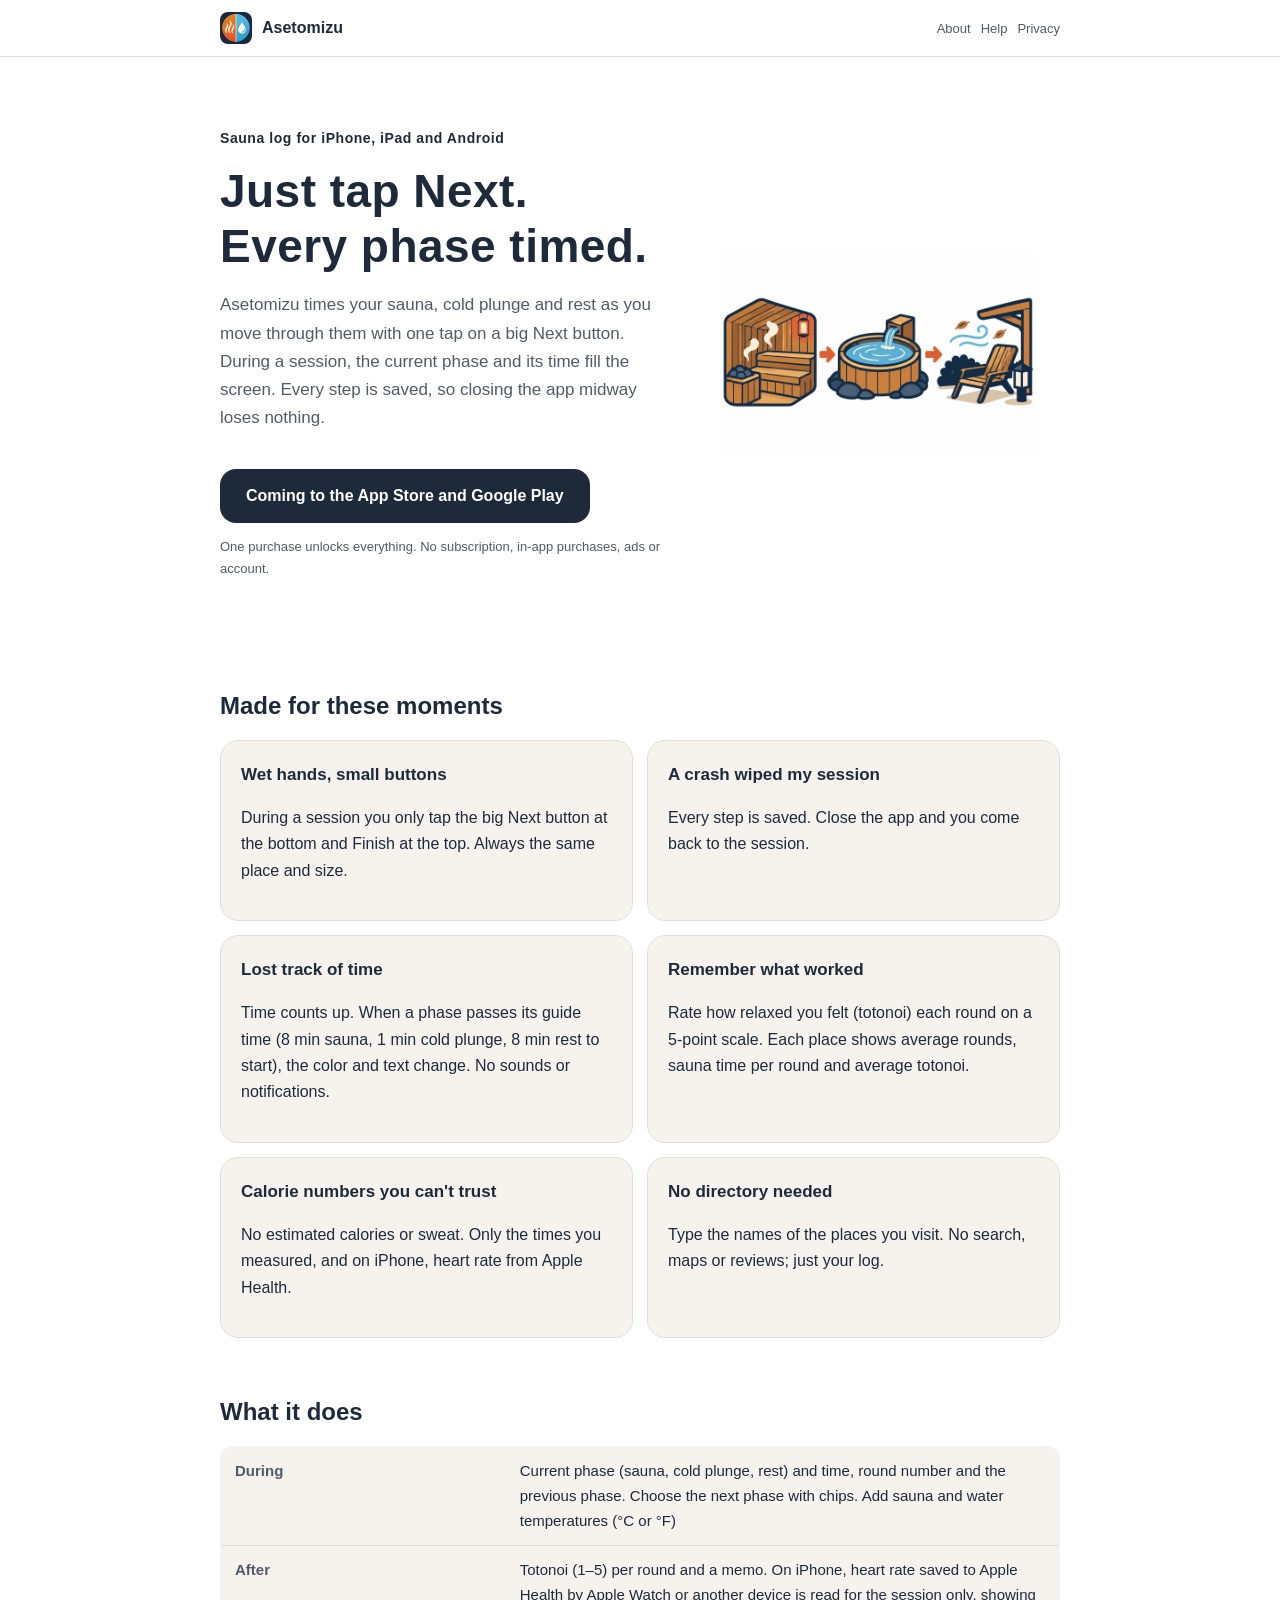
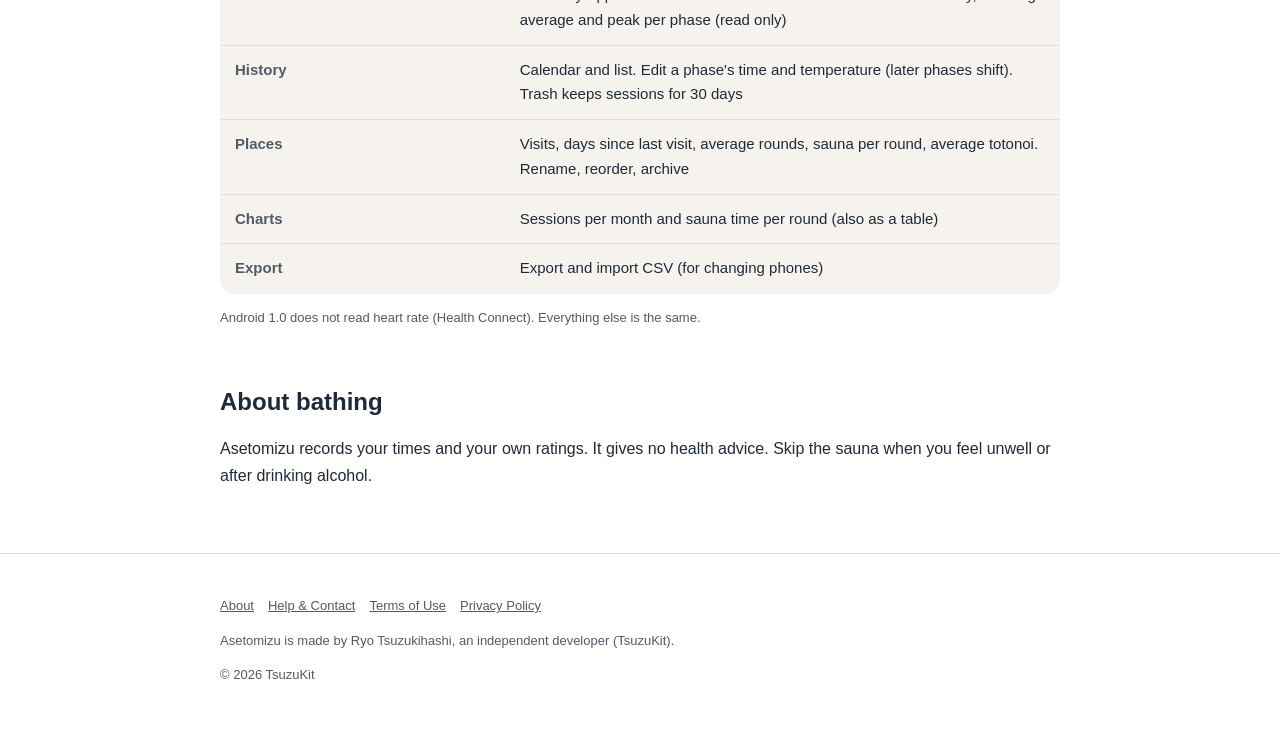
<file: index.html>
<!DOCTYPE html>
<html lang="ja" data-title-ja="あせとみず｜サウナの記録・ととのいタイマー" data-title-en="Asetomizu | Sauna log &amp; timer">
<head>
<meta charset="UTF-8">
<meta name="viewport" content="width=device-width, initial-scale=1">
<script>(function(){var l=navigator.languages&&navigator.languages.length?navigator.languages:[navigator.language||"ja"],p="en";for(var i=0;i<l.length;i++){var c=String(l[i]).toLowerCase();if(c.indexOf("ja")===0){p="ja";break}if(c.indexOf("en")===0){p="en";break}}var d=document.documentElement;d.lang=p;var t=d.getAttribute("data-title-"+p);if(t){document.title=t}})();</script>
<title>あせとみず｜サウナの記録・ととのいタイマー</title>
<meta name="description" content="サウナ・水風呂・外気浴を、大きな［次へ］の1押しで進めながら時間を数える記録のアプリ。周ごとのととのいを残せる。iPhone はヘルスケアの心拍を読むだけ。買い切り・広告なし・記録は端末の中だけ。 / Time your sauna, cold plunge and rest with one tap on a big Next button. Rate each round. On iPhone, heart rate is read from Apple Health. One purchase, no ads.">
<meta property="og:title" content="あせとみず｜サウナの記録・ととのいタイマー">
<meta property="og:description" content="サウナ・水風呂・外気浴を、大きな［次へ］の1押しで進めながら時間を数える記録のアプリ。周ごとのととのいを残せる。iPhone はヘルスケアの心拍を読むだけ。買い切り・広告なし・記録は端末の中だけ。">
<meta property="og:type" content="website">
<meta property="og:url" content="https://asetomizu.tsuzukit.com/">
<meta property="og:image" content="https://asetomizu.tsuzukit.com/assets/og.jpg">
<link rel="icon" href="assets/icon.png">
<link rel="apple-touch-icon" href="assets/icon.png">
<link rel="stylesheet" href="style.css">
</head>
<body>
<div data-l="ja" lang="ja">
<header class="site"><div class="wrap">
<a class="brand" href="./"><img src="assets/icon.png" alt="" width="32" height="32">あせとみず</a>
<nav class="site"><a href="./">紹介</a><a href="support.html">使い方</a><a href="privacy.html">プライバシー</a></nav>
</div></header>
<main class="wrap">
<section class="hero">
<div>
<p class="eyebrow">iPhone・iPad・Android のサウナの記録</p>
<h1>次へを押すだけで、<br>段の時間を数える。</h1>
<p class="lead">サウナ → 水風呂 → 外気浴 を、大きな［次へ］の1押しで進めながら、時間を数えて記録するアプリです。入浴中は、いまの段と経過時間が画面いっぱいに出ます。段が進むたびに保存するので、途中で閉じても消えません。</p>
<a class="cta" href="#store" id="store">App Store・Google Play で配信予定</a>
<p class="note">買い切りで全部の機能が使えます。月額・アプリ内課金・広告・アカウントはありません。</p>
</div>
<img src="assets/hero.jpg" alt="サウナ室から水風呂、外気浴の椅子へ矢印でつながるイラスト" width="360">
</section>

<h2>こんな困りごとのために</h2>
<div class="grid two">
<div class="card"><h3>ぬれた手で細かい操作はしたくない</h3><p>入浴中に押すのは、画面の下の大きな［次へ］と、右上の［終える］だけ。いつも同じ場所・同じ大きさです。</p></div>
<div class="card"><h3>途中で落ちて記録が消えた</h3><p>段が進むたびに保存します。アプリを閉じても、開き直せば入浴中の画面に戻ります。</p></div>
<div class="card"><h3>何分入ったか分からなくなる</h3><p>時間は数え上げ。目安の時間（初めはサウナ 8 分・水風呂 1 分・外気浴 8 分）を超えたら、画面の色と言葉で知らせます。音や通知は出しません。</p></div>
<div class="card"><h3>ととのった日の入り方を残したい</h3><p>終えたら、周ごとの「ととのい」を5段階で。施設ごとに、平均の周回・1周あたりのサウナの時間・ととのいの平均が並びます。</p></div>
<div class="card"><h3>カロリーの数字が信用できない</h3><p>推定の消費カロリーや汗の量は出しません。出すのは測った時間と、iPhone ではヘルスケアにある心拍だけです。</p></div>
<div class="card"><h3>施設の情報はいらない</h3><p>施設は自分で名前を入れるだけ。検索や地図、口コミは持ちません。記録と振り返りに絞っています。</p></div>
</div>

<h2>できること</h2>
<table>
<tr><th>入浴中</th><td>いまの段（サウナ・水風呂・外気浴）と経過時間・周の数・前の段の時間。次の段は札で変えられます。サウナと水風呂の温度（℃／℉）も入れられます</td></tr>
<tr><th>終えたら</th><td>周ごとのととのい（1〜5）・メモ。iPhone は、Apple Watch などがヘルスケアに書いた心拍を、その入浴の時間だけ読んで段ごとの平均と最高を出します（読むだけ）</td></tr>
<tr><th>記録</th><td>カレンダーと一覧。1回の入浴で、段の時間と温度を直せます（あとの段も同じだけずれます）。ゴミ箱は30日</td></tr>
<tr><th>施設</th><td>回数・前回から何日・平均の周回・1周あたりのサウナ・ととのいの平均。名前を変える・並べかえ・しまう</td></tr>
<tr><th>グラフ</th><td>月ごとの回数と、1周あたりのサウナの平均（同じ値を表でも）</td></tr>
<tr><th>書き出し</th><td>CSV で書き出す・読みこむ（機種変更のときに）</td></tr>
</table>
<p class="note">Android 版の 1.0 は、心拍の読みこみ（Health Connect）を持ちません。それ以外は同じです。</p>

<h2>入浴について</h2>
<p>あせとみずは、入った時間と自分でつけたととのいを記録するアプリです。健康についての助言はしません。体調がすぐれないとき、お酒を飲んだあとは、入浴を控えてください。</p>
</main>
<footer class="site"><div class="wrap">
<p><a href="./">紹介</a><a href="support.html">使い方とお問い合わせ</a><a href="terms.html">利用規約</a><a href="privacy.html">プライバシーポリシー</a></p>
<p>あせとみずは、個人開発者の續橋涼（TsuzuKit）が作っているアプリです。</p>
<p>© 2026 TsuzuKit</p>
</div></footer>
</div>
<div data-l="en" lang="en">
<header class="site"><div class="wrap">
<a class="brand" href="./"><img src="assets/icon.png" alt="" width="32" height="32">Asetomizu</a>
<nav class="site"><a href="./">About</a><a href="support.html">Help</a><a href="privacy.html">Privacy</a></nav>
</div></header>
<main class="wrap">
<section class="hero">
<div>
<p class="eyebrow">Sauna log for iPhone, iPad and Android</p>
<h1>Just tap Next.<br>Every phase timed.</h1>
<p class="lead">Asetomizu times your sauna, cold plunge and rest as you move through them with one tap on a big Next button. During a session, the current phase and its time fill the screen. Every step is saved, so closing the app midway loses nothing.</p>
<a class="cta" href="#store" id="store">Coming to the App Store and Google Play</a>
<p class="note">One purchase unlocks everything. No subscription, in-app purchases, ads or account.</p>
</div>
<img src="assets/hero.jpg" alt="Illustration of a sauna room, a cold plunge tub and a rest chair joined by arrows" width="360">
</section>

<h2>Made for these moments</h2>
<div class="grid two">
<div class="card"><h3>Wet hands, small buttons</h3><p>During a session you only tap the big Next button at the bottom and Finish at the top. Always the same place and size.</p></div>
<div class="card"><h3>A crash wiped my session</h3><p>Every step is saved. Close the app and you come back to the session.</p></div>
<div class="card"><h3>Lost track of time</h3><p>Time counts up. When a phase passes its guide time (8 min sauna, 1 min cold plunge, 8 min rest to start), the color and text change. No sounds or notifications.</p></div>
<div class="card"><h3>Remember what worked</h3><p>Rate how relaxed you felt (totonoi) each round on a 5-point scale. Each place shows average rounds, sauna time per round and average totonoi.</p></div>
<div class="card"><h3>Calorie numbers you can't trust</h3><p>No estimated calories or sweat. Only the times you measured, and on iPhone, heart rate from Apple Health.</p></div>
<div class="card"><h3>No directory needed</h3><p>Type the names of the places you visit. No search, maps or reviews; just your log.</p></div>
</div>

<h2>What it does</h2>
<table>
<tr><th>During</th><td>Current phase (sauna, cold plunge, rest) and time, round number and the previous phase. Choose the next phase with chips. Add sauna and water temperatures (°C or °F)</td></tr>
<tr><th>After</th><td>Totonoi (1–5) per round and a memo. On iPhone, heart rate saved to Apple Health by Apple Watch or another device is read for the session only, showing average and peak per phase (read only)</td></tr>
<tr><th>History</th><td>Calendar and list. Edit a phase's time and temperature (later phases shift). Trash keeps sessions for 30 days</td></tr>
<tr><th>Places</th><td>Visits, days since last visit, average rounds, sauna per round, average totonoi. Rename, reorder, archive</td></tr>
<tr><th>Charts</th><td>Sessions per month and sauna time per round (also as a table)</td></tr>
<tr><th>Export</th><td>Export and import CSV (for changing phones)</td></tr>
</table>
<p class="note">Android 1.0 does not read heart rate (Health Connect). Everything else is the same.</p>

<h2>About bathing</h2>
<p>Asetomizu records your times and your own ratings. It gives no health advice. Skip the sauna when you feel unwell or after drinking alcohol.</p>
</main>
<footer class="site"><div class="wrap">
<p><a href="./">About</a><a href="support.html">Help & Contact</a><a href="terms.html">Terms of Use</a><a href="privacy.html">Privacy Policy</a></p>
<p>Asetomizu is made by Ryo Tsuzukihashi, an independent developer (TsuzuKit).</p>
<p>© 2026 TsuzuKit</p>
</div></footer>
</div>
</body>
</html>
</file>
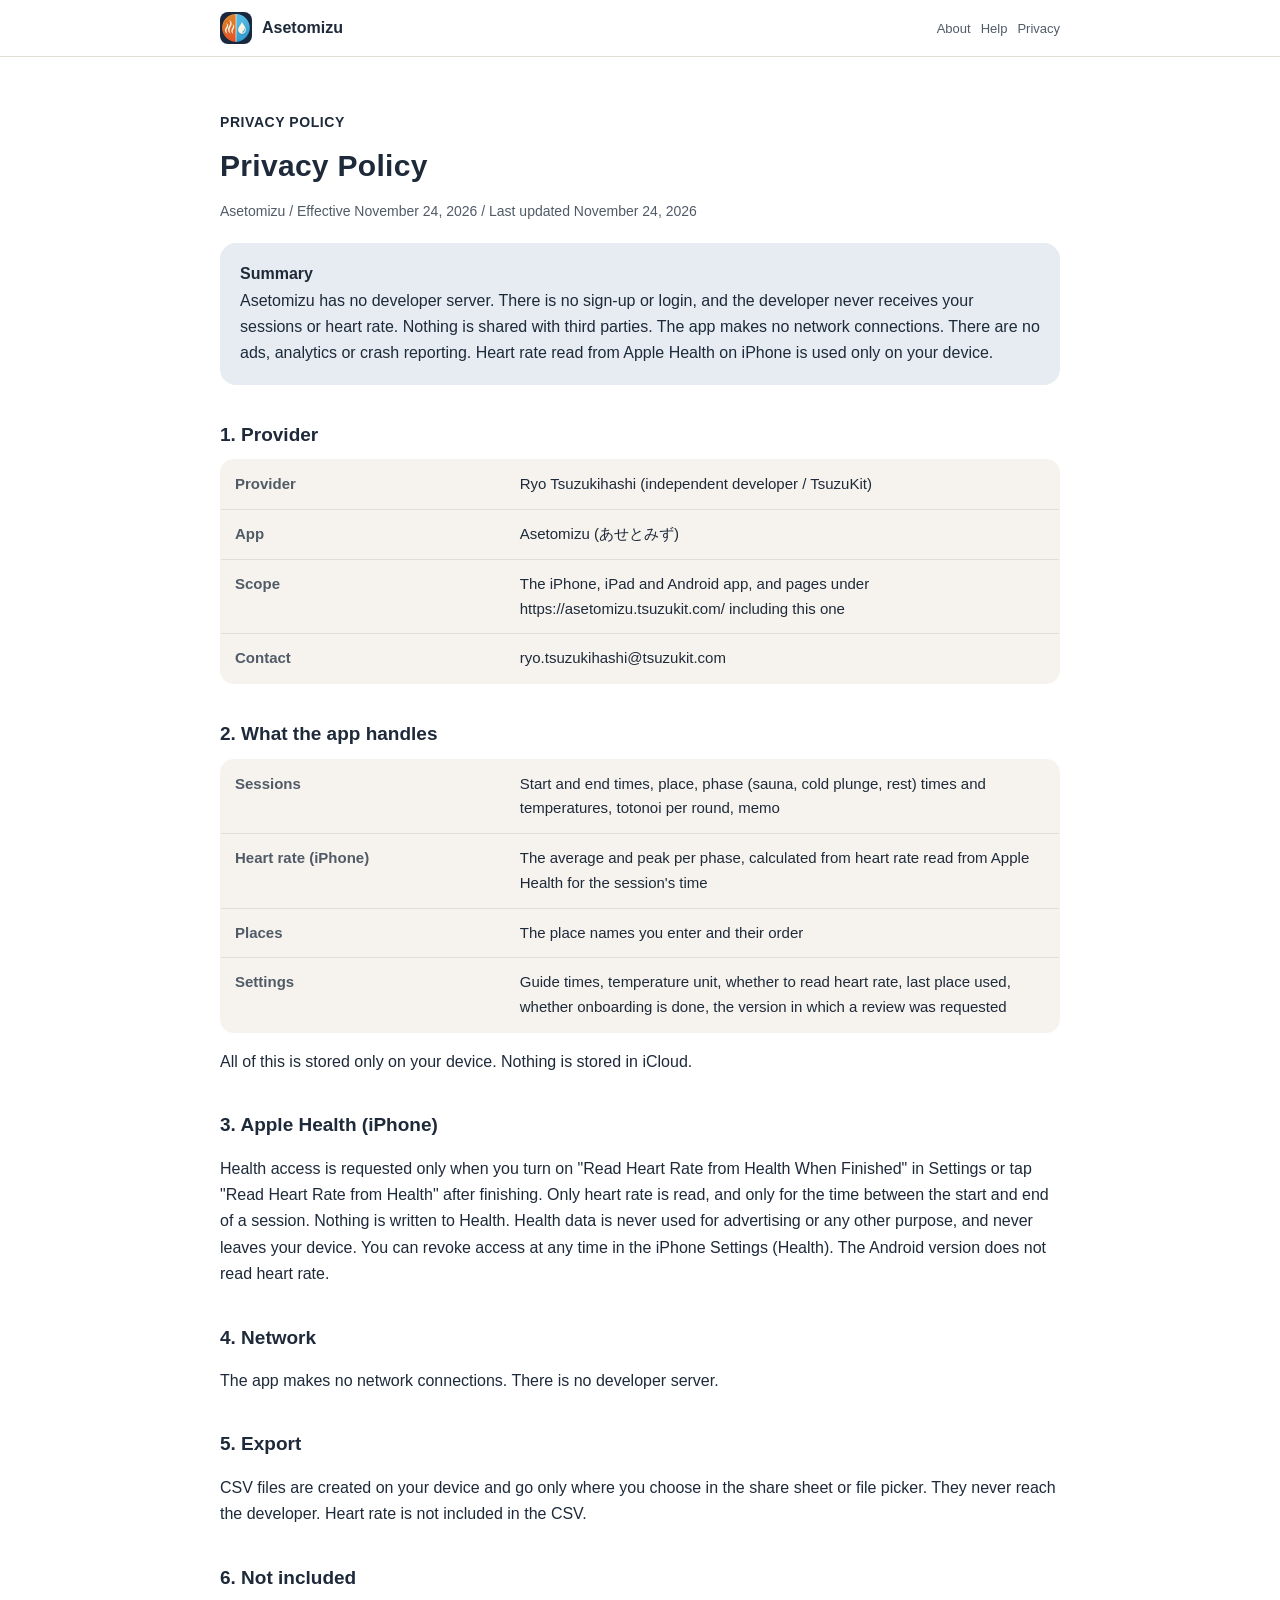
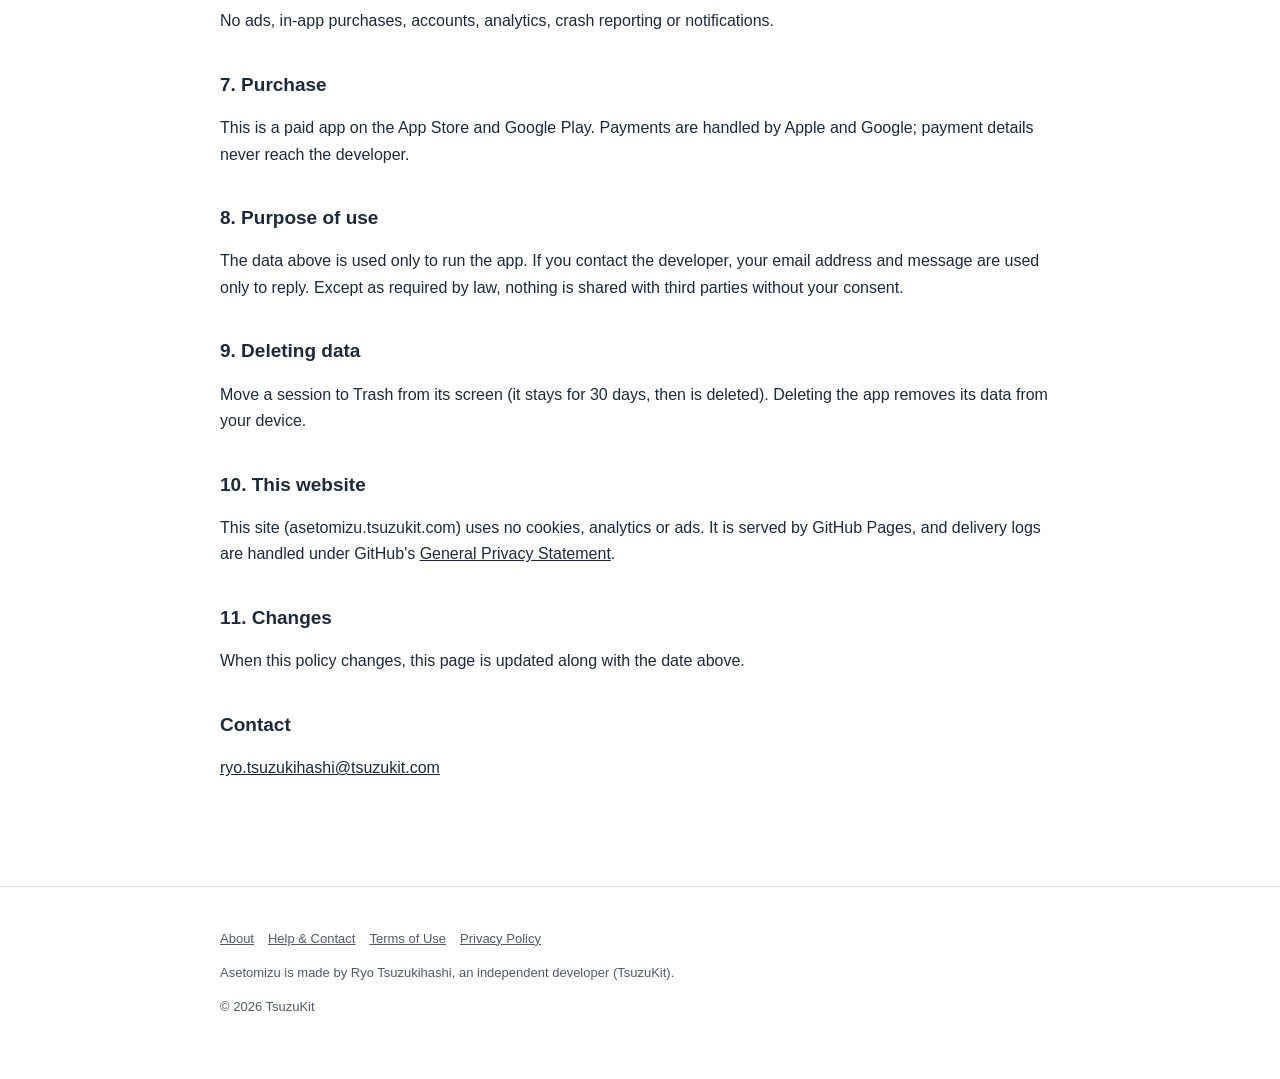
<file: privacy.html>
<!DOCTYPE html>
<html lang="ja" data-title-ja="プライバシーポリシー - あせとみず" data-title-en="Privacy Policy - Asetomizu">
<head>
<meta charset="UTF-8">
<meta name="viewport" content="width=device-width, initial-scale=1">
<script>(function(){var l=navigator.languages&&navigator.languages.length?navigator.languages:[navigator.language||"ja"],p="en";for(var i=0;i<l.length;i++){var c=String(l[i]).toLowerCase();if(c.indexOf("ja")===0){p="ja";break}if(c.indexOf("en")===0){p="en";break}}var d=document.documentElement;d.lang=p;var t=d.getAttribute("data-title-"+p);if(t){document.title=t}})();</script>
<title>プライバシーポリシー - あせとみず</title>
<meta name="description" content="あせとみずのプライバシーポリシー。開発者は個人情報を集めません。記録とヘルスケアの心拍は端末の外に送りません。 / Privacy Policy for Asetomizu. The developer collects no personal information. Your sessions and Health heart rate never leave your device.">
<meta property="og:title" content="プライバシーポリシー - あせとみず">
<meta property="og:description" content="あせとみずのプライバシーポリシー。開発者は個人情報を集めません。記録とヘルスケアの心拍は端末の外に送りません。">
<meta property="og:type" content="website">
<meta property="og:url" content="https://asetomizu.tsuzukit.com/privacy.html">
<meta property="og:image" content="https://asetomizu.tsuzukit.com/assets/og.jpg">
<link rel="icon" href="assets/icon.png">
<link rel="apple-touch-icon" href="assets/icon.png">
<link rel="stylesheet" href="style.css">
</head>
<body>
<div data-l="ja" lang="ja">
<header class="site"><div class="wrap">
<a class="brand" href="./"><img src="assets/icon.png" alt="" width="32" height="32">あせとみず</a>
<nav class="site"><a href="./">紹介</a><a href="support.html">使い方</a><a href="privacy.html">プライバシー</a></nav>
</div></header>
<main class="wrap">
<article class="doc">
<p class="eyebrow">PRIVACY POLICY</p>
<h1>プライバシーポリシー</h1>
<p class="meta">あせとみず／制定日 2026年11月24日／改定日 2026年11月24日</p>
<div class="summary"><strong>このポリシーの要旨</strong><br>あせとみずは、開発者のサーバーを持たないアプリです。アカウント登録やログインはなく、開発者があなたの入浴の記録や心拍を受け取ることはありません。第三者に渡すこともありません。通信はしません。広告、分析ツール、クラッシュを報告する仕組みは入れていません。iPhone でヘルスケアから読んだ心拍は、端末の中だけで使います。</div>
<h2>1. 提供者</h2>
<table>
<tr><th>提供者</th><td>續橋涼（個人開発者 / TsuzuKit）</td></tr>
<tr><th>アプリ名</th><td>あせとみず（英語名 Asetomizu）</td></tr>
<tr><th>対象</th><td>iPhone・iPad・Android 向けアプリと、このページを含む https://asetomizu.tsuzukit.com/ 配下のページ</td></tr>
<tr><th>連絡先</th><td>ryo.tsuzukihashi@tsuzukit.com</td></tr>
</table>
<h2>2. アプリが扱うもの</h2>
<table>
<tr><th>入浴</th><td>始めた日時・終えた日時・施設・段（サウナ・水風呂・外気浴）の時間と温度・周ごとのととのい・メモ</td></tr>
<tr><th>心拍（iPhone）</th><td>ヘルスケアから読んだ、入浴の時間の心拍数から出した段ごとの平均と最高</td></tr>
<tr><th>施設</th><td>あなたが入れた施設の名前と並び順</td></tr>
<tr><th>アプリの設定</th><td>目安の時間・温度の単位・心拍を読むか・最後に始めた施設・案内を終えたかどうか・レビューのお願いを出した版</td></tr>
</table>
<p>これらは端末の中にだけ保存します。iCloud には置きません。</p>
<h2>3. ヘルスケア（iPhone）</h2>
<p>設定で［終えたとき、ヘルスケアから心拍を読む］を入れたときか、終えた画面で［ヘルスケアから心拍を読む］を押したときだけ、ヘルスケアの許可をお願いします。読むのは心拍数だけで、入浴の始めから終わりまでの時間に限ります。ヘルスケアには書きこみません。読んだ値を広告やほかの目的に使ったり、端末の外に送ったりしません。許可は iPhone の設定（ヘルスケア）からいつでも取り消せます。Android 版は、心拍を読みません。</p>
<h2>4. 通信</h2>
<p>通信はしません。開発者のサーバーはありません。</p>
<h2>5. 書き出し</h2>
<p>CSV は端末の中で作ります。送り先は、あなたが共有の画面やファイルの保存先で選んだ場所です。開発者には届きません。CSV に心拍は入りません。</p>
<h2>6. 入れていないもの</h2>
<p>広告・アプリ内課金・アカウント登録・分析ツール・クラッシュの報告・通知は入れていません。</p>
<h2>7. 購入</h2>
<p>本アプリは App Store と Google Play の有料アプリです。お支払いは Apple・Google が処理し、支払いの情報は開発者には届きません。</p>
<h2>8. 情報を使う目的</h2>
<p>上のものは、アプリを動かすためだけに使います。お問い合わせをいただいたときは、メールアドレスと内容をお返事のためだけに使います。法令にもとづく場合を除き、本人の同意なく第三者に渡すことはありません。</p>
<h2>9. 消したいとき</h2>
<p>入浴は、1回の入浴の画面からゴミ箱に入れられます（30日残り、そのあと消えます）。アプリを消すと、端末の中のデータは消えます。</p>
<h2>10. このウェブサイトについて</h2>
<p>このサイト（asetomizu.tsuzukit.com）は、Cookie も、アクセスを計測する仕組みも、広告も使っていません。サイトは GitHub Pages で配信しており、配信の記録は GitHub の <a href="https://docs.github.com/ja/site-policy/privacy-policies/github-general-privacy-statement">プライバシーについての声明</a> に沿って扱われます。</p>
<h2>11. 改定</h2>
<p>このポリシーを変えるときは、このページを書きかえ、上の改定日を新しくします。</p>
<h2>お問い合わせ</h2>
<p><a href="mailto:ryo.tsuzukihashi@tsuzukit.com">ryo.tsuzukihashi@tsuzukit.com</a></p>
</article>
</main>
<footer class="site"><div class="wrap">
<p><a href="./">紹介</a><a href="support.html">使い方とお問い合わせ</a><a href="terms.html">利用規約</a><a href="privacy.html">プライバシーポリシー</a></p>
<p>あせとみずは、個人開発者の續橋涼（TsuzuKit）が作っているアプリです。</p>
<p>© 2026 TsuzuKit</p>
</div></footer>
</div>
<div data-l="en" lang="en">
<header class="site"><div class="wrap">
<a class="brand" href="./"><img src="assets/icon.png" alt="" width="32" height="32">Asetomizu</a>
<nav class="site"><a href="./">About</a><a href="support.html">Help</a><a href="privacy.html">Privacy</a></nav>
</div></header>
<main class="wrap">
<article class="doc">
<p class="eyebrow">PRIVACY POLICY</p>
<h1>Privacy Policy</h1>
<p class="meta">Asetomizu / Effective November 24, 2026 / Last updated November 24, 2026</p>
<div class="summary"><strong>Summary</strong><br>Asetomizu has no developer server. There is no sign-up or login, and the developer never receives your sessions or heart rate. Nothing is shared with third parties. The app makes no network connections. There are no ads, analytics or crash reporting. Heart rate read from Apple Health on iPhone is used only on your device.</div>
<h2>1. Provider</h2>
<table>
<tr><th>Provider</th><td>Ryo Tsuzukihashi (independent developer / TsuzuKit)</td></tr>
<tr><th>App</th><td>Asetomizu (あせとみず)</td></tr>
<tr><th>Scope</th><td>The iPhone, iPad and Android app, and pages under https://asetomizu.tsuzukit.com/ including this one</td></tr>
<tr><th>Contact</th><td>ryo.tsuzukihashi@tsuzukit.com</td></tr>
</table>
<h2>2. What the app handles</h2>
<table>
<tr><th>Sessions</th><td>Start and end times, place, phase (sauna, cold plunge, rest) times and temperatures, totonoi per round, memo</td></tr>
<tr><th>Heart rate (iPhone)</th><td>The average and peak per phase, calculated from heart rate read from Apple Health for the session's time</td></tr>
<tr><th>Places</th><td>The place names you enter and their order</td></tr>
<tr><th>Settings</th><td>Guide times, temperature unit, whether to read heart rate, last place used, whether onboarding is done, the version in which a review was requested</td></tr>
</table>
<p>All of this is stored only on your device. Nothing is stored in iCloud.</p>
<h2>3. Apple Health (iPhone)</h2>
<p>Health access is requested only when you turn on "Read Heart Rate from Health When Finished" in Settings or tap "Read Heart Rate from Health" after finishing. Only heart rate is read, and only for the time between the start and end of a session. Nothing is written to Health. Health data is never used for advertising or any other purpose, and never leaves your device. You can revoke access at any time in the iPhone Settings (Health). The Android version does not read heart rate.</p>
<h2>4. Network</h2>
<p>The app makes no network connections. There is no developer server.</p>
<h2>5. Export</h2>
<p>CSV files are created on your device and go only where you choose in the share sheet or file picker. They never reach the developer. Heart rate is not included in the CSV.</p>
<h2>6. Not included</h2>
<p>No ads, in-app purchases, accounts, analytics, crash reporting or notifications.</p>
<h2>7. Purchase</h2>
<p>This is a paid app on the App Store and Google Play. Payments are handled by Apple and Google; payment details never reach the developer.</p>
<h2>8. Purpose of use</h2>
<p>The data above is used only to run the app. If you contact the developer, your email address and message are used only to reply. Except as required by law, nothing is shared with third parties without your consent.</p>
<h2>9. Deleting data</h2>
<p>Move a session to Trash from its screen (it stays for 30 days, then is deleted). Deleting the app removes its data from your device.</p>
<h2>10. This website</h2>
<p>This site (asetomizu.tsuzukit.com) uses no cookies, analytics or ads. It is served by GitHub Pages, and delivery logs are handled under GitHub's <a href="https://docs.github.com/en/site-policy/privacy-policies/github-general-privacy-statement">General Privacy Statement</a>.</p>
<h2>11. Changes</h2>
<p>When this policy changes, this page is updated along with the date above.</p>
<h2>Contact</h2>
<p><a href="mailto:ryo.tsuzukihashi@tsuzukit.com">ryo.tsuzukihashi@tsuzukit.com</a></p>
</article>
</main>
<footer class="site"><div class="wrap">
<p><a href="./">About</a><a href="support.html">Help & Contact</a><a href="terms.html">Terms of Use</a><a href="privacy.html">Privacy Policy</a></p>
<p>Asetomizu is made by Ryo Tsuzukihashi, an independent developer (TsuzuKit).</p>
<p>© 2026 TsuzuKit</p>
</div></footer>
</div>
</body>
</html>
</file>
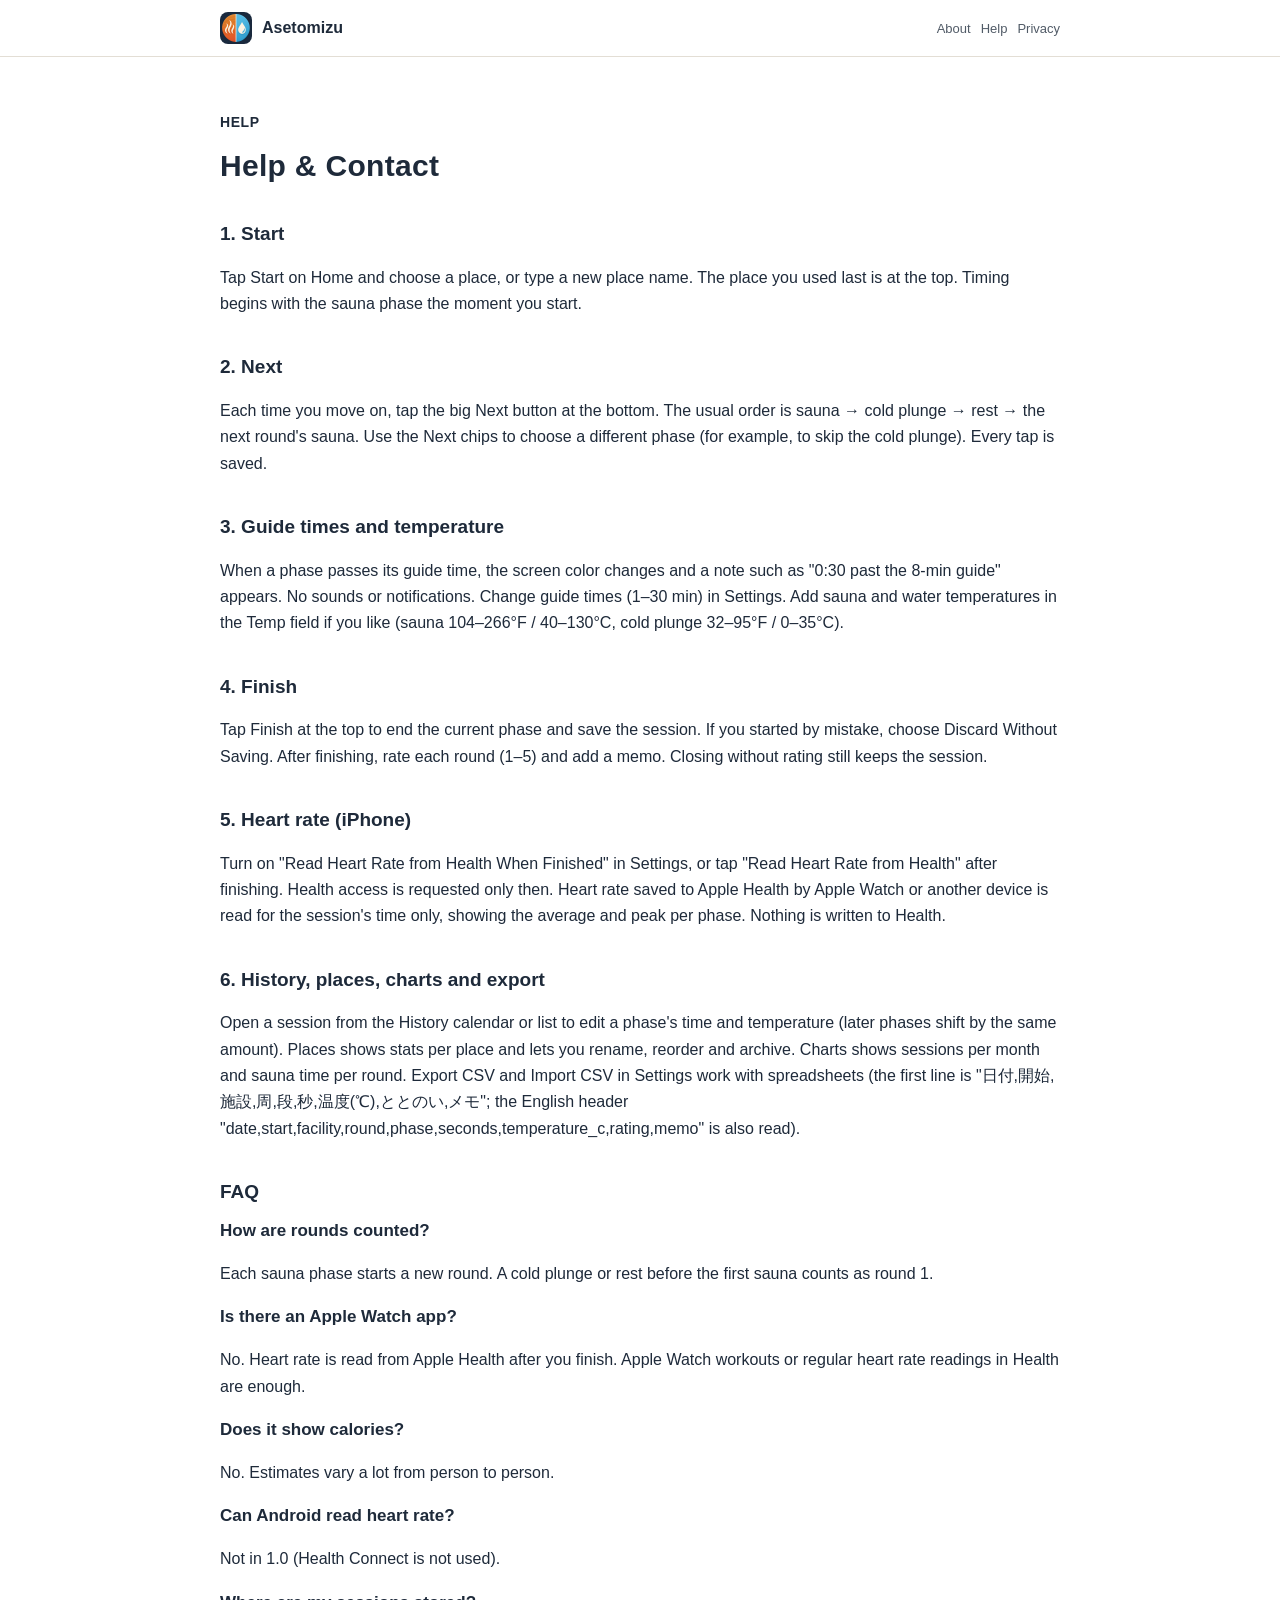
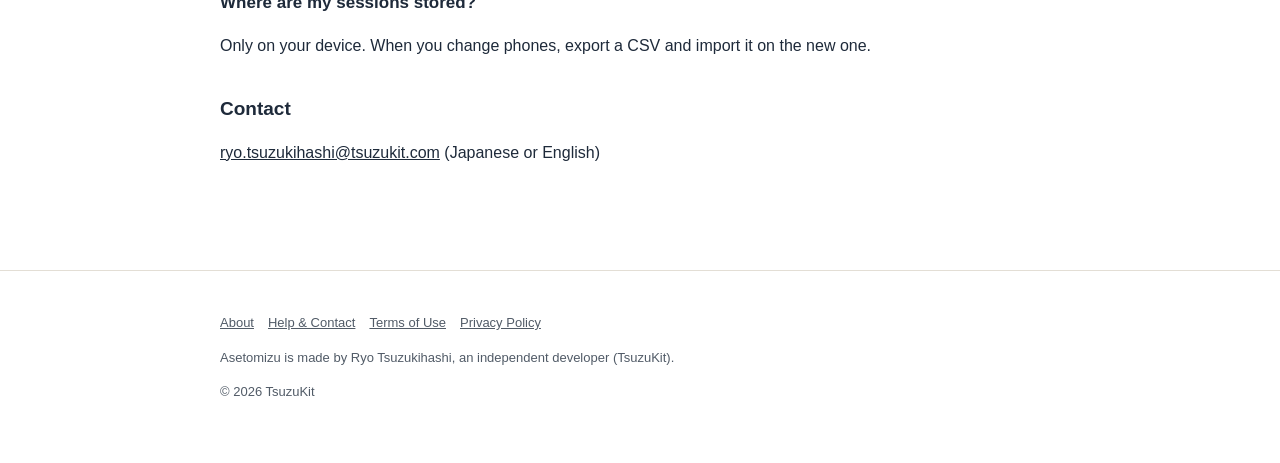
<file: support.html>
<!DOCTYPE html>
<html lang="ja" data-title-ja="使い方とお問い合わせ - あせとみず" data-title-en="Help &amp; Contact - Asetomizu">
<head>
<meta charset="UTF-8">
<meta name="viewport" content="width=device-width, initial-scale=1">
<script>(function(){var l=navigator.languages&&navigator.languages.length?navigator.languages:[navigator.language||"ja"],p="en";for(var i=0;i<l.length;i++){var c=String(l[i]).toLowerCase();if(c.indexOf("ja")===0){p="ja";break}if(c.indexOf("en")===0){p="en";break}}var d=document.documentElement;d.lang=p;var t=d.getAttribute("data-title-"+p);if(t){document.title=t}})();</script>
<title>使い方とお問い合わせ - あせとみず</title>
<meta name="description" content="あせとみずの使い方（始め方・次へ・温度・終える・ととのい・心拍・施設・グラフ・書き出し）とよくあるご質問、お問い合わせ。 / How to use Asetomizu (starting, Next, temperature, finishing, totonoi, heart rate, places, charts, export), FAQ and contact.">
<meta property="og:title" content="使い方とお問い合わせ - あせとみず">
<meta property="og:description" content="あせとみずの使い方（始め方・次へ・温度・終える・ととのい・心拍・施設・グラフ・書き出し）とよくあるご質問、お問い合わせ。">
<meta property="og:type" content="website">
<meta property="og:url" content="https://asetomizu.tsuzukit.com/support.html">
<meta property="og:image" content="https://asetomizu.tsuzukit.com/assets/og.jpg">
<link rel="icon" href="assets/icon.png">
<link rel="apple-touch-icon" href="assets/icon.png">
<link rel="stylesheet" href="style.css">
</head>
<body>
<div data-l="ja" lang="ja">
<header class="site"><div class="wrap">
<a class="brand" href="./"><img src="assets/icon.png" alt="" width="32" height="32">あせとみず</a>
<nav class="site"><a href="./">紹介</a><a href="support.html">使い方</a><a href="privacy.html">プライバシー</a></nav>
</div></header>
<main class="wrap">
<article class="doc">
<p class="eyebrow">HELP</p>
<h1>使い方とお問い合わせ</h1>
<h2>1. 始める</h2>
<p>ホームの［始める］で、施設を選ぶか、新しい施設の名前を入れて始めます。最後に始めた施設がいちばん上に出ます。始めた瞬間から、サウナの段の時間を数えはじめます。</p>
<h2>2. 次へ</h2>
<p>段が変わるたびに、画面の下の大きな［次へ］を押します。ふつうは サウナ → 水風呂 → 外気浴 → 次の周のサウナ の順に進みます。［次の段］の札で、次に進む段を変えられます（水風呂を飛ばすときなど）。押すたびに保存します。</p>
<h2>3. 目安の時間と温度</h2>
<p>目安の時間を超えると、画面の色が変わり「目安の8分を 0:30 超えています」のように出ます。音や通知は出しません。目安は設定で1〜30分から変えられます。サウナと水風呂の温度は、段の中の［温度］に入れられます（入れなくてもかまいません。サウナは40〜130℃、水風呂は0〜35℃）。</p>
<h2>4. 終える</h2>
<p>右上の［終える］で、いまの段もそこで終えて記録します。まちがえて始めたときは［記録せずにやめる］。終えたあと、周ごとのととのい（1〜5）とメモを入れられます。入れずに閉じても、入浴は残ります。</p>
<h2>5. 心拍（iPhone）</h2>
<p>設定の［終えたとき、ヘルスケアから心拍を読む］を入れるか、終えた画面の［ヘルスケアから心拍を読む］を押すと、そのときだけヘルスケアの許可をお願いします。Apple Watch などがヘルスケアに書いた心拍数を、その入浴の時間だけ読み、段ごとの平均と最高を出します。ヘルスケアには書きこみません。</p>
<h2>6. 記録・施設・グラフ・書き出し</h2>
<p>［記録］のカレンダーと一覧から1回の入浴を開くと、段の時間と温度を直せます（あとの段も同じだけずれます）。［施設］では、施設ごとのまとめを見て、名前を変える・並べかえる・しまうことができます。［グラフ］は月ごとの回数と1周あたりのサウナの平均。設定の［CSV で書き出す］［CSV を読みこむ］で、表計算のファイルとやりとりできます（1行目は「日付,開始,施設,周,段,秒,温度(℃),ととのい,メモ」）。</p>
<h2>よくあるご質問</h2>
<h3>周はどう数えますか</h3>
<p>サウナの段が始まるたびに、次の周になります。最初のサウナより前に入った水風呂や外気浴は、1周目に入ります。</p>
<h3>Apple Watch のアプリはありますか</h3>
<p>ありません。心拍は、終えたあとにヘルスケアから読みます。Apple Watch のワークアウトや、ふだんの心拍の記録が入っていれば読めます。</p>
<h3>消費カロリーは出ますか</h3>
<p>出しません。推定の値は人によって大きくずれるためです。</p>
<h3>Android で心拍は読めますか</h3>
<p>1.0 では読めません（Health Connect は使っていません）。</p>
<h3>記録はどこに保存されますか</h3>
<p>端末の中だけです。機種変更のときは、CSV で書き出して新しい端末で読みこんでください。</p>
<h2>お問い合わせ</h2>
<p><a href="mailto:ryo.tsuzukihashi@tsuzukit.com">ryo.tsuzukihashi@tsuzukit.com</a>（日本語・英語）</p>
</article>
</main>
<footer class="site"><div class="wrap">
<p><a href="./">紹介</a><a href="support.html">使い方とお問い合わせ</a><a href="terms.html">利用規約</a><a href="privacy.html">プライバシーポリシー</a></p>
<p>あせとみずは、個人開発者の續橋涼（TsuzuKit）が作っているアプリです。</p>
<p>© 2026 TsuzuKit</p>
</div></footer>
</div>
<div data-l="en" lang="en">
<header class="site"><div class="wrap">
<a class="brand" href="./"><img src="assets/icon.png" alt="" width="32" height="32">Asetomizu</a>
<nav class="site"><a href="./">About</a><a href="support.html">Help</a><a href="privacy.html">Privacy</a></nav>
</div></header>
<main class="wrap">
<article class="doc">
<p class="eyebrow">HELP</p>
<h1>Help &amp; Contact</h1>
<h2>1. Start</h2>
<p>Tap Start on Home and choose a place, or type a new place name. The place you used last is at the top. Timing begins with the sauna phase the moment you start.</p>
<h2>2. Next</h2>
<p>Each time you move on, tap the big Next button at the bottom. The usual order is sauna → cold plunge → rest → the next round's sauna. Use the Next chips to choose a different phase (for example, to skip the cold plunge). Every tap is saved.</p>
<h2>3. Guide times and temperature</h2>
<p>When a phase passes its guide time, the screen color changes and a note such as "0:30 past the 8-min guide" appears. No sounds or notifications. Change guide times (1–30 min) in Settings. Add sauna and water temperatures in the Temp field if you like (sauna 104–266°F / 40–130°C, cold plunge 32–95°F / 0–35°C).</p>
<h2>4. Finish</h2>
<p>Tap Finish at the top to end the current phase and save the session. If you started by mistake, choose Discard Without Saving. After finishing, rate each round (1–5) and add a memo. Closing without rating still keeps the session.</p>
<h2>5. Heart rate (iPhone)</h2>
<p>Turn on "Read Heart Rate from Health When Finished" in Settings, or tap "Read Heart Rate from Health" after finishing. Health access is requested only then. Heart rate saved to Apple Health by Apple Watch or another device is read for the session's time only, showing the average and peak per phase. Nothing is written to Health.</p>
<h2>6. History, places, charts and export</h2>
<p>Open a session from the History calendar or list to edit a phase's time and temperature (later phases shift by the same amount). Places shows stats per place and lets you rename, reorder and archive. Charts shows sessions per month and sauna time per round. Export CSV and Import CSV in Settings work with spreadsheets (the first line is "日付,開始,施設,周,段,秒,温度(℃),ととのい,メモ"; the English header "date,start,facility,round,phase,seconds,temperature_c,rating,memo" is also read).</p>
<h2>FAQ</h2>
<h3>How are rounds counted?</h3>
<p>Each sauna phase starts a new round. A cold plunge or rest before the first sauna counts as round 1.</p>
<h3>Is there an Apple Watch app?</h3>
<p>No. Heart rate is read from Apple Health after you finish. Apple Watch workouts or regular heart rate readings in Health are enough.</p>
<h3>Does it show calories?</h3>
<p>No. Estimates vary a lot from person to person.</p>
<h3>Can Android read heart rate?</h3>
<p>Not in 1.0 (Health Connect is not used).</p>
<h3>Where are my sessions stored?</h3>
<p>Only on your device. When you change phones, export a CSV and import it on the new one.</p>
<h2>Contact</h2>
<p><a href="mailto:ryo.tsuzukihashi@tsuzukit.com">ryo.tsuzukihashi@tsuzukit.com</a> (Japanese or English)</p>
</article>
</main>
<footer class="site"><div class="wrap">
<p><a href="./">About</a><a href="support.html">Help & Contact</a><a href="terms.html">Terms of Use</a><a href="privacy.html">Privacy Policy</a></p>
<p>Asetomizu is made by Ryo Tsuzukihashi, an independent developer (TsuzuKit).</p>
<p>© 2026 TsuzuKit</p>
</div></footer>
</div>
</body>
</html>
</file>
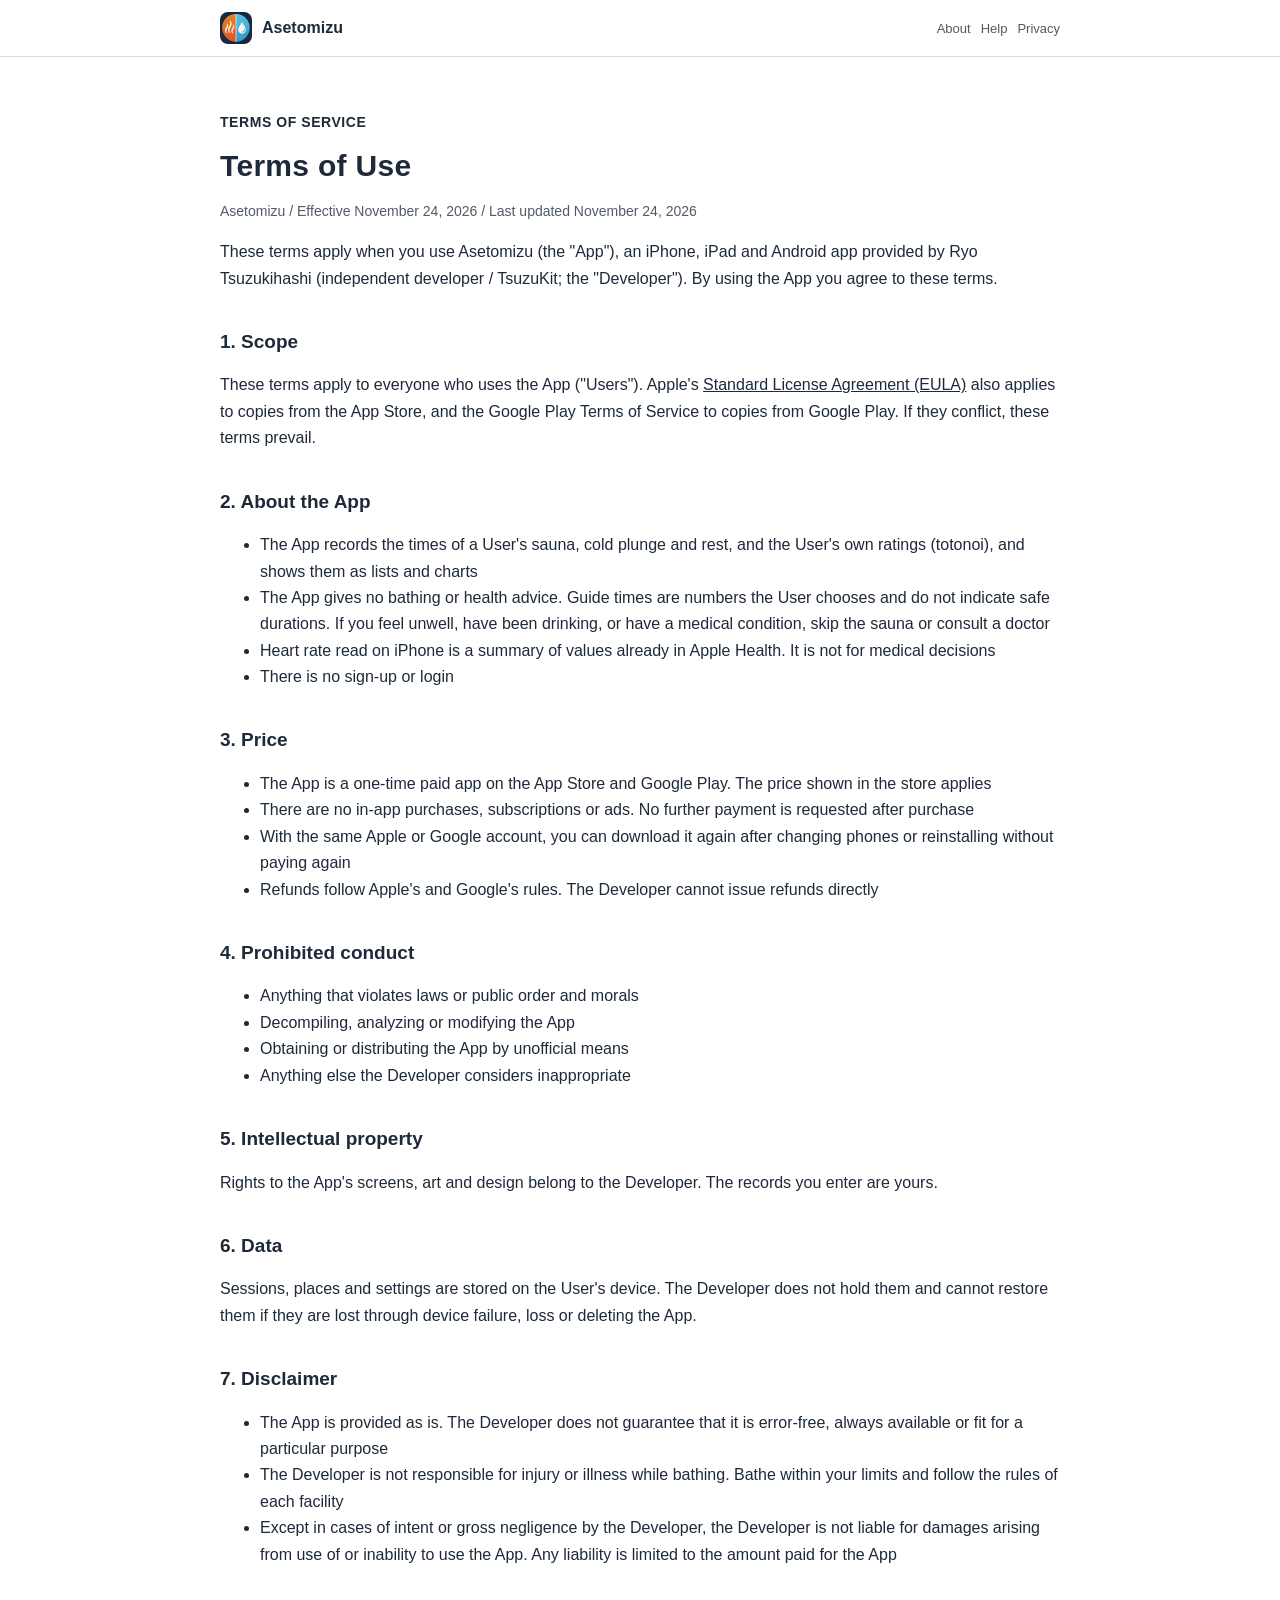
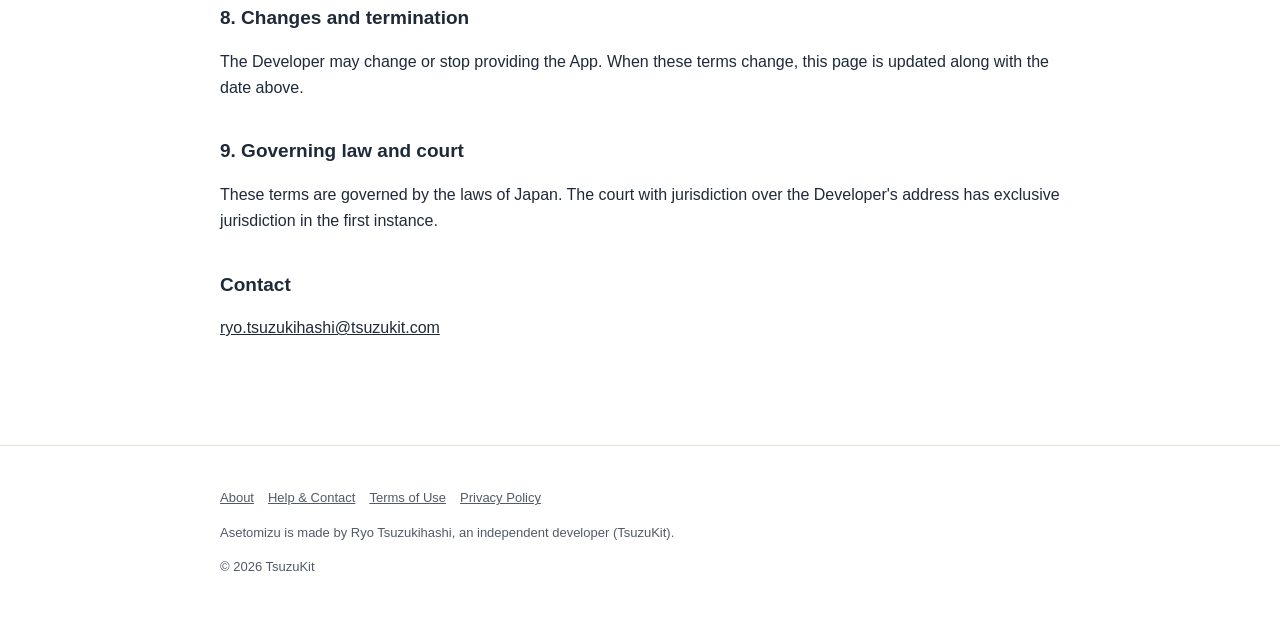
<file: terms.html>
<!DOCTYPE html>
<html lang="ja" data-title-ja="利用規約 - あせとみず" data-title-en="Terms of Use - Asetomizu">
<head>
<meta charset="UTF-8">
<meta name="viewport" content="width=device-width, initial-scale=1">
<script>(function(){var l=navigator.languages&&navigator.languages.length?navigator.languages:[navigator.language||"ja"],p="en";for(var i=0;i<l.length;i++){var c=String(l[i]).toLowerCase();if(c.indexOf("ja")===0){p="ja";break}if(c.indexOf("en")===0){p="en";break}}var d=document.documentElement;d.lang=p;var t=d.getAttribute("data-title-"+p);if(t){document.title=t}})();</script>
<title>利用規約 - あせとみず</title>
<meta name="description" content="あせとみずの利用規約。 / Terms of Use for Asetomizu.">
<meta property="og:title" content="利用規約 - あせとみず">
<meta property="og:description" content="あせとみずの利用規約。">
<meta property="og:type" content="website">
<meta property="og:url" content="https://asetomizu.tsuzukit.com/terms.html">
<meta property="og:image" content="https://asetomizu.tsuzukit.com/assets/og.jpg">
<link rel="icon" href="assets/icon.png">
<link rel="apple-touch-icon" href="assets/icon.png">
<link rel="stylesheet" href="style.css">
</head>
<body>
<div data-l="ja" lang="ja">
<header class="site"><div class="wrap">
<a class="brand" href="./"><img src="assets/icon.png" alt="" width="32" height="32">あせとみず</a>
<nav class="site"><a href="./">紹介</a><a href="support.html">使い方</a><a href="privacy.html">プライバシー</a></nav>
</div></header>
<main class="wrap">
<article class="doc">
<p class="eyebrow">TERMS OF SERVICE</p>
<h1>利用規約</h1>
<p class="meta">あせとみず／制定日 2026年11月24日／改定日 2026年11月24日</p>
<p>この規約は、續橋涼（個人開発者 / TsuzuKit。以下「開発者」）が提供する iPhone・iPad・Android アプリ「あせとみず」（以下「本アプリ」）を使うときの決まりです。本アプリを使った時点で、この規約に同意したものとします。</p>
<h2>第1条（適用）</h2>
<p>この規約は、本アプリを使うすべての方（以下「利用者」）に適用されます。App Store から入れた本アプリには、Apple が定める<a href="https://www.apple.com/legal/internet-services/itunes/dev/stdeula/">標準のライセンス契約（EULA）</a>も、Google Play から入れた本アプリには Google Play の利用規約も、あわせて適用されます。この規約とそれらが食い違うときは、この規約を優先します。</p>
<h2>第2条（本アプリについて）</h2>
<ul>
<li>本アプリは、利用者のサウナ・水風呂・外気浴の時間と、利用者がつけたととのいを書きとめ、一覧・グラフにする記録のアプリです</li>
<li>本アプリは、入浴のしかたや健康についての助言をしません。目安の時間は利用者が決める数字で、安全な時間を示すものではありません。体調がすぐれないとき、お酒を飲んだあと、持病があるときは、入浴を控えるか医師にご相談ください</li>
<li>iPhone で読む心拍は、ヘルスケアにある値をそのまま集計したものです。医療の判断には使えません</li>
<li>アカウント登録やログインはありません</li>
</ul>
<h2>第3条（料金）</h2>
<ul>
<li>本アプリは、App Store・Google Play で購入する買い切りの有料アプリです。価格はストアに表示されるものが正です</li>
<li>アプリ内課金、サブスクリプション、広告はありません。購入したあとに追加の支払いを求めることはありません</li>
<li>同じ Apple アカウント・Google アカウントであれば、機種変更やアプリの入れ直しのときに、もう一度お支払いいただかずにダウンロードできます</li>
<li>返金は Apple・Google の規定に従います。開発者が直接返金することはできません</li>
</ul>
<h2>第4条（禁止事項）</h2>
<p>本アプリを使うとき、次のことをしてはいけません。</p>
<ul>
<li>法令や公序良俗に反すること</li>
<li>本アプリを分解・解析・改変すること</li>
<li>本アプリを正規の方法以外で入手したり、配ったりすること</li>
<li>そのほか、開発者が不適切と判断すること</li>
</ul>
<h2>第5条（知的財産）</h2>
<p>本アプリの画面・絵・仕組みについての権利は、開発者にあります。利用者が入れた記録は、利用者のものです。</p>
<h2>第6条（データ）</h2>
<p>入浴の記録・施設・設定は、利用者の端末に保存されます。開発者はその記録を持っていません。端末の故障や紛失、アプリの削除などで消えても、開発者は元に戻すことができません。</p>
<h2>第7条（免責事項）</h2>
<ul>
<li>本アプリは、そのままの状態で提供します。開発者は、本アプリに誤りがないこと、いつでも使えること、特定の目的に合うことを保証しません</li>
<li>入浴中のけがや体の不調について、開発者は責任を負いません。無理のない範囲で、施設の決まりに従って入浴してください</li>
<li>本アプリを使ったこと、または使えなかったことで利用者や周りの人に損害が生じても、開発者に故意または重大な過失がある場合を除き、開発者は責任を負いません。責任を負う場合も、利用者が本アプリに支払った金額を上限とします</li>
</ul>
<h2>第8条（変更と終了）</h2>
<p>開発者は、本アプリの内容を変えること、提供を終えることがあります。この規約を変えるときは、このページを書きかえ、上の改定日を新しくします。</p>
<h2>第9条（準拠法と裁判所）</h2>
<p>この規約は日本法に従います。本アプリについての争いは、開発者の住所地を管轄する裁判所を、第一審の専属的な合意管轄裁判所とします。</p>
<h2>お問い合わせ</h2>
<p><a href="mailto:ryo.tsuzukihashi@tsuzukit.com">ryo.tsuzukihashi@tsuzukit.com</a></p>
</article>
</main>
<footer class="site"><div class="wrap">
<p><a href="./">紹介</a><a href="support.html">使い方とお問い合わせ</a><a href="terms.html">利用規約</a><a href="privacy.html">プライバシーポリシー</a></p>
<p>あせとみずは、個人開発者の續橋涼（TsuzuKit）が作っているアプリです。</p>
<p>© 2026 TsuzuKit</p>
</div></footer>
</div>
<div data-l="en" lang="en">
<header class="site"><div class="wrap">
<a class="brand" href="./"><img src="assets/icon.png" alt="" width="32" height="32">Asetomizu</a>
<nav class="site"><a href="./">About</a><a href="support.html">Help</a><a href="privacy.html">Privacy</a></nav>
</div></header>
<main class="wrap">
<article class="doc">
<p class="eyebrow">TERMS OF SERVICE</p>
<h1>Terms of Use</h1>
<p class="meta">Asetomizu / Effective November 24, 2026 / Last updated November 24, 2026</p>
<p>These terms apply when you use Asetomizu (the "App"), an iPhone, iPad and Android app provided by Ryo Tsuzukihashi (independent developer / TsuzuKit; the "Developer"). By using the App you agree to these terms.</p>
<h2>1. Scope</h2>
<p>These terms apply to everyone who uses the App ("Users"). Apple's <a href="https://www.apple.com/legal/internet-services/itunes/dev/stdeula/">Standard License Agreement (EULA)</a> also applies to copies from the App Store, and the Google Play Terms of Service to copies from Google Play. If they conflict, these terms prevail.</p>
<h2>2. About the App</h2>
<ul>
<li>The App records the times of a User's sauna, cold plunge and rest, and the User's own ratings (totonoi), and shows them as lists and charts</li>
<li>The App gives no bathing or health advice. Guide times are numbers the User chooses and do not indicate safe durations. If you feel unwell, have been drinking, or have a medical condition, skip the sauna or consult a doctor</li>
<li>Heart rate read on iPhone is a summary of values already in Apple Health. It is not for medical decisions</li>
<li>There is no sign-up or login</li>
</ul>
<h2>3. Price</h2>
<ul>
<li>The App is a one-time paid app on the App Store and Google Play. The price shown in the store applies</li>
<li>There are no in-app purchases, subscriptions or ads. No further payment is requested after purchase</li>
<li>With the same Apple or Google account, you can download it again after changing phones or reinstalling without paying again</li>
<li>Refunds follow Apple's and Google's rules. The Developer cannot issue refunds directly</li>
</ul>
<h2>4. Prohibited conduct</h2>
<ul>
<li>Anything that violates laws or public order and morals</li>
<li>Decompiling, analyzing or modifying the App</li>
<li>Obtaining or distributing the App by unofficial means</li>
<li>Anything else the Developer considers inappropriate</li>
</ul>
<h2>5. Intellectual property</h2>
<p>Rights to the App's screens, art and design belong to the Developer. The records you enter are yours.</p>
<h2>6. Data</h2>
<p>Sessions, places and settings are stored on the User's device. The Developer does not hold them and cannot restore them if they are lost through device failure, loss or deleting the App.</p>
<h2>7. Disclaimer</h2>
<ul>
<li>The App is provided as is. The Developer does not guarantee that it is error-free, always available or fit for a particular purpose</li>
<li>The Developer is not responsible for injury or illness while bathing. Bathe within your limits and follow the rules of each facility</li>
<li>Except in cases of intent or gross negligence by the Developer, the Developer is not liable for damages arising from use of or inability to use the App. Any liability is limited to the amount paid for the App</li>
</ul>
<h2>8. Changes and termination</h2>
<p>The Developer may change or stop providing the App. When these terms change, this page is updated along with the date above.</p>
<h2>9. Governing law and court</h2>
<p>These terms are governed by the laws of Japan. The court with jurisdiction over the Developer's address has exclusive jurisdiction in the first instance.</p>
<h2>Contact</h2>
<p><a href="mailto:ryo.tsuzukihashi@tsuzukit.com">ryo.tsuzukihashi@tsuzukit.com</a></p>
</article>
</main>
<footer class="site"><div class="wrap">
<p><a href="./">About</a><a href="support.html">Help & Contact</a><a href="terms.html">Terms of Use</a><a href="privacy.html">Privacy Policy</a></p>
<p>Asetomizu is made by Ryo Tsuzukihashi, an independent developer (TsuzuKit).</p>
<p>© 2026 TsuzuKit</p>
</div></footer>
</div>
</body>
</html>
</file>
<file: style.css>
/* あせとみず — 白い地・夜の紺の文字と差し色（暗い画面では水色。白の上で 4.5:1 以上）・サウナの朱は飾りだけ */
:root {
  --paper: #ffffff; --card: #f6f3ee; --ink: #1e2a3a; --sub: #515b67; --line: #e3ded5;
  --vermilion: #1e2a3a; --vermilion-soft: #e6ecf2; --navy: #1e2a3a; --correct: #1e2a3a;
}
@media (prefers-color-scheme: dark) {
  :root { --paper: #0f151e; --card: #18202b; --ink: #eef2f6; --sub: #b3bcc8; --line: #2a3442;
    --vermilion: #8ccbe8; --vermilion-soft: #1c2836; --navy: #8ccbe8; --correct: #8ccbe8; }
}
* { box-sizing: border-box; }
html { -webkit-text-size-adjust: 100%; }
body { margin: 0; background: var(--paper); color: var(--ink); line-height: 1.8;
  font-family: -apple-system, BlinkMacSystemFont, "Hiragino Sans", "Hiragino Kaku Gothic ProN", "Noto Sans JP", sans-serif; }
a { color: var(--navy); }
.wrap { max-width: 880px; margin: 0 auto; padding: 0 20px; }
header.site { border-bottom: 1px solid var(--line); background: var(--paper); position: sticky; top: 0; z-index: 5; }
header.site .wrap { display: flex; align-items: center; gap: 16px; min-height: 56px; }
.brand { display: flex; align-items: center; gap: 10px; font-weight: 800; text-decoration: none; color: var(--ink); margin-right: auto; }
.brand img { width: 32px; height: 32px; border-radius: 8px; }
nav.site a { font-size: 14px; text-decoration: none; color: var(--sub); margin-left: 14px; white-space: nowrap; }
nav.site a:hover { color: var(--ink); }
.hero { padding: 56px 0 40px; display: grid; gap: 32px; align-items: center; }
@media (min-width: 760px) { .hero { grid-template-columns: 1.1fr 0.9fr; } }
.eyebrow { color: var(--vermilion); font-weight: 700; font-size: 14px; letter-spacing: 0.04em; }
h1 { font-size: clamp(30px, 6vw, 46px); line-height: 1.35; margin: 8px 0 16px; letter-spacing: 0.01em; }
h2 { font-size: 24px; margin: 56px 0 16px; line-height: 1.5; }
h3 { font-size: 17px; margin: 0 0 6px; }
.lead { font-size: 17px; color: var(--sub); }
.cta { display: inline-block; margin-top: 20px; background: var(--vermilion); color: #ffffff; font-weight: 700; text-decoration: none;
  padding: 14px 26px; border-radius: 16px; }
.note { font-size: 13px; color: var(--sub); }
.hero img { width: 100%; max-width: 320px; height: auto; justify-self: center; }
.grid { display: grid; gap: 14px; }
@media (min-width: 700px) { .grid.two { grid-template-columns: 1fr 1fr; } .grid.three { grid-template-columns: repeat(3, 1fr); } }
.card { background: var(--card); border: 1px solid var(--line); border-radius: 18px; padding: 20px; }
.card.em { background: var(--vermilion-soft); border-color: transparent; }
.steps { counter-reset: step; }
.steps .card { position: relative; padding-left: 62px; }
.steps .card::before { counter-increment: step; content: counter(step); position: absolute; left: 18px; top: 18px; width: 32px; height: 32px;
  border-radius: 50%; border: 2.5px solid var(--vermilion); color: var(--vermilion); font-weight: 800; display: grid; place-items: center; }
table { width: 100%; border-collapse: collapse; background: var(--card); border: 1px solid var(--line); border-radius: 14px; overflow: hidden; }
th, td { text-align: left; padding: 12px 14px; border-bottom: 1px solid var(--line); vertical-align: top; font-size: 15px; }
th { width: 34%; color: var(--sub); font-weight: 600; }
tr:last-child th, tr:last-child td { border-bottom: none; }
.doc { padding: 40px 0 24px; }
.doc h1 { font-size: 30px; }
.doc h2 { font-size: 19px; margin: 36px 0 10px; }
.doc .meta { color: var(--sub); font-size: 14px; }
.doc .summary { background: var(--vermilion-soft); border-radius: 16px; padding: 18px 20px; margin: 20px 0; }
details { background: var(--card); border: 1px solid var(--line); border-radius: 14px; padding: 14px 18px; }
details + details { margin-top: 10px; }
summary { font-weight: 700; cursor: pointer; }
footer.site { border-top: 1px solid var(--line); margin-top: 64px; padding: 28px 0 48px; color: var(--sub); font-size: 13px; }
footer.site a { color: var(--sub); margin-right: 14px; }
.qid { font-family: ui-monospace, SFMono-Regular, Menlo, monospace; background: var(--card); border: 1px solid var(--line);
  border-radius: 8px; padding: 2px 8px; }
/* 端末の言語に合うほうだけ見せる（build.py が両方を1ページに入れる） */
html[lang="ja"] [data-l="en"], html[lang="en"] [data-l="ja"] { display: none; }
[lang="en"] { line-height: 1.65; }
[lang="en"] h1 { line-height: 1.2; }
[lang="en"] nav.site a { font-size: 13px; margin-left: 10px; }
@media (max-width: 480px) { nav.site a { font-size: 12px; margin-left: 8px; } header.site .wrap { gap: 4px; } .brand { gap: 7px; font-size: 15px; } }
.brand { white-space: nowrap; flex-shrink: 0; }
/* 幅の狭い画面では、上の帯の「紹介」を出さない（左のアプリ名が同じ行き先） */
@media (max-width: 480px) { nav.site a:first-child { display: none; } }
</file>
